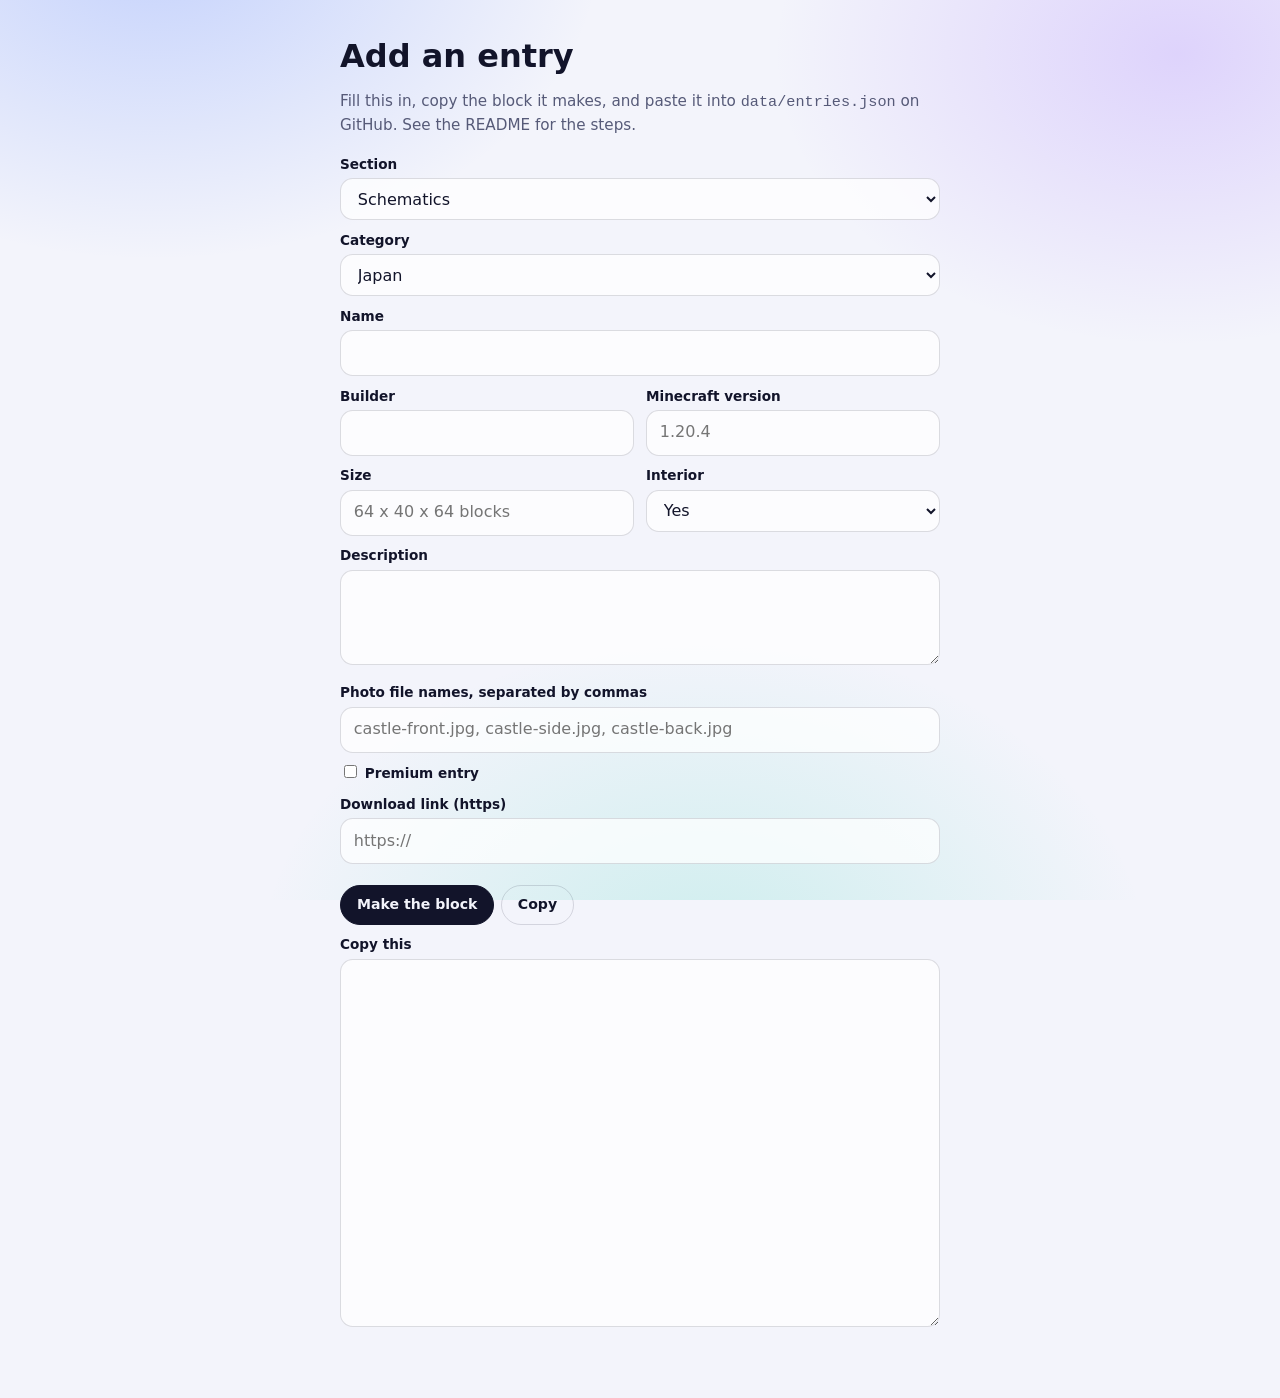
<file: add.html>
<!DOCTYPE html>
<html lang="en">
<head>
<meta charset="utf-8">
<meta name="viewport" content="width=device-width, initial-scale=1">
<title>Add an entry – Minecraft Schematic Center</title>
<link rel="stylesheet" href="style.css">
</head>
<body>
<div class="wrap" style="max-width:40rem;padding-bottom:3rem">
  <h1 style="margin:2rem 0 .5rem">Add an entry</h1>
  <p class="lede">Fill this in, copy the block it makes, and paste it into <code>data/entries.json</code> on GitHub. See the README for the steps.</p>
  <label for="type">Section</label><select id="type"><option value="schematics">Schematics</option><option value="resource-packs">Resource packs</option><option value="modpacks">Modpacks</option><option value="data-packs">Data packs</option></select>
  <label for="cat">Category</label><select id="cat"></select>
  <label for="name">Name</label><input id="name" maxlength="120">
  <div class="two"><div><label for="builder">Builder</label><input id="builder" maxlength="80"></div><div><label for="version">Minecraft version</label><input id="version" placeholder="1.20.4"></div></div>
  <div class="two"><div><label for="size">Size</label><input id="size" placeholder="64 x 40 x 64 blocks"></div><div id="intw"><label for="interior">Interior</label><select id="interior"><option>Yes</option><option>No</option><option>Partly</option></select></div></div>
  <label for="notes">Description</label><textarea id="notes" rows="3" maxlength="600"></textarea>
  <label for="photos">Photo file names, separated by commas</label><input id="photos" placeholder="castle-front.jpg, castle-side.jpg, castle-back.jpg">
  <label><input type="checkbox" id="premium" style="width:auto"> Premium entry</label>
  <div id="pw" style="display:none"><div class="two"><div><label for="price">Price</label><input id="price" placeholder="$5"></div><div><label for="buy">Buy link (https)</label><input id="buy" placeholder="https://"></div></div></div>
  <div id="lw"><label for="link">Download link (https)</label><input id="link" placeholder="https://"></div>
  <div class="acts" style="margin-top:1rem"><button type="button" class="btn main" id="make">Make the block</button><button type="button" class="btn" id="copy">Copy</button></div>
  <label for="out">Copy this</label><textarea id="out" rows="14" readonly></textarea>
  <p class="lede" id="msg" role="status"></p>
</div>
<script>
(function(){
  var PK=['PvP','Build','Old','New','Custom'];
  var CATS={schematics:['Japan','Medieval','Fantasy','Organic','Farms','Spawns','Greek','Rome','Events','Modern','Stashes','Others'],'resource-packs':PK,modpacks:PK,'data-packs':PK};
  var $=function(i){return document.getElementById(i)};
  function sync(){
    var t=$('type').value,c=$('cat');c.textContent='';
    CATS[t].forEach(function(x){var o=document.createElement('option');o.textContent=x;c.appendChild(o)});
    $('intw').style.display=t==='schematics'?'block':'none';
  }
  $('type').onchange=sync;sync();
  $('premium').onchange=function(){var p=this.checked;$('pw').style.display=p?'block':'none';$('lw').style.display=p?'none':'block'};
  $('make').onclick=function(){
    var t=$('type').value,o={type:t,cat:$('cat').value,name:$('name').value.trim(),builder:$('builder').value.trim(),version:$('version').value.trim(),size:$('size').value.trim()};
    if(t==='schematics')o.interior=$('interior').value;
    if($('notes').value.trim())o.notes=$('notes').value.trim();
    var ph=$('photos').value.split(',').map(function(s){s=s.trim();return s?(s.indexOf('images/')===0?s:'images/'+s):''}).filter(Boolean);
    o.photos=ph;
    if($('premium').checked){o.premium=true;o.price=$('price').value.trim();o.buy=$('buy').value.trim()}
    else if($('link').value.trim())o.link=$('link').value.trim();
    if(!o.name){$('msg').textContent='Add a name first.';return}
    $('out').value=JSON.stringify(o,null,2)+',';
    $('msg').textContent='Done. Remove the final comma if this is the last entry in the file.';
  };
  $('copy').onclick=function(){
    var out=$('out');out.select();
    (navigator.clipboard?navigator.clipboard.writeText(out.value):Promise.reject()).then(function(){$('msg').textContent='Copied.'},function(){document.execCommand('copy');$('msg').textContent='Copied.'});
  };
})();
</script>
</body>
</html>
</file>
<file: style.css>
:root{--bg:#f3f4fb;--ink:#12142a;--muted:#565a78;--glass:rgba(255,255,255,.72);--line:rgba(18,20,42,.14);--g1:rgba(79,124,255,.28);--g2:rgba(155,107,255,.24);--g3:rgba(47,211,181,.2);color-scheme:light}
@media (prefers-color-scheme:dark){:root{--bg:#0e1024;--ink:#f1f2ff;--muted:#a4a8cc;--glass:rgba(255,255,255,.06);--line:rgba(255,255,255,.16);--g1:rgba(79,124,255,.38);--g2:rgba(155,107,255,.32);--g3:rgba(47,211,181,.22);color-scheme:dark}}
*,*::before,*::after{box-sizing:border-box}
body{margin:0;min-height:100vh;color:var(--ink);font:400 1rem/1.55 Sora,system-ui,sans-serif;background:radial-gradient(40rem 28rem at 12% -6%,var(--g1),transparent 70%),radial-gradient(36rem 26rem at 92% 6%,var(--g2),transparent 70%),radial-gradient(40rem 30rem at 55% 108%,var(--g3),transparent 70%),var(--bg);background-attachment:fixed}
:focus-visible{outline:3px solid #4f7cff;outline-offset:3px}
.wrap{max-width:70rem;margin:0 auto;padding:0 1.25rem}
button,input,select,textarea{font:inherit;color:inherit}
nav{display:flex;align-items:center;justify-content:space-between;gap:1rem;margin-top:1.25rem;padding:.6rem .6rem .6rem 1rem;border:1px solid var(--line);background:var(--glass);backdrop-filter:blur(14px);border-radius:999px}
.brand{display:flex;align-items:center;gap:.6rem;font-weight:700;font-size:.95rem}
.logo{width:1.5rem;height:1.5rem;border-radius:.4rem;background:linear-gradient(135deg,#4f7cff,#9b6bff);position:relative}
.logo::after{content:"";position:absolute;inset:.38rem;border-radius:.1rem;background:rgba(255,255,255,.9)}
nav ul{display:flex;gap:.25rem;margin:0;padding:0;list-style:none}
nav a{display:block;padding:.45rem .8rem;border-radius:999px;color:var(--muted);text-decoration:none;font-size:.9rem;font-weight:600}
nav a:hover{background:var(--line);color:var(--ink)}
nav a.dc{display:none;background:#5865f2;color:#fff;font-weight:700;white-space:nowrap}
nav a.dc.on{display:block}
.hero{padding:4rem 0 2rem;max-width:46rem}
.hero h1{margin:0;font-size:clamp(2.6rem,8vw,5rem);line-height:1.02;letter-spacing:-.035em}
.hero p{margin:1.25rem 0 1.75rem;max-width:34rem;font-size:1.15rem;color:var(--muted)}
.search{width:100%;max-width:26rem;padding:.85rem 1.2rem;border-radius:999px;border:1px solid var(--line);background:var(--glass)}
#note{display:none;margin:0 0 1rem;padding:.8rem 1rem;border-radius:1rem;border:1px solid var(--line);background:var(--glass);color:var(--muted)}
.sec{--a:#4f7cff;margin-bottom:1.25rem;padding:1.5rem;border:1px solid var(--line);background:var(--glass);border-radius:1.5rem;scroll-margin-top:1rem}
.sec header{display:flex;align-items:center;gap:.75rem;flex-wrap:wrap}
.dot{width:.9rem;height:.9rem;border-radius:.3rem;background:var(--a);box-shadow:0 0 0 .3rem color-mix(in srgb,var(--a) 22%,transparent)}
.sec h2{margin:0;font-size:1.6rem;letter-spacing:-.02em}
.count{font-size:.85rem;font-weight:600;color:var(--muted)}
.lede{margin:.4rem 0 1rem;color:var(--muted);font-size:.95rem}
.cats{display:flex;flex-wrap:wrap;gap:.4rem;margin:0 0 1.25rem}
.cat{font-size:.85rem;font-weight:600;padding:.4rem .85rem;border-radius:999px;border:1px solid var(--line);background:transparent;cursor:pointer}
.cat:hover{border-color:var(--a)}
.cat[aria-pressed=true]{background:var(--a);border-color:var(--a);color:#0e1024}
.grid{display:grid;grid-template-columns:repeat(auto-fill,minmax(min(100%,16.5rem),1fr));gap:1rem}
.none{margin:0;padding:1rem;border:1px dashed var(--line);border-radius:1rem;color:var(--muted)}
.prem{margin-top:1.5rem;padding-top:1.2rem;border-top:1px solid var(--line)}
.prem h3{margin:0 0 .7rem;font-size:1.1rem}
.entry{display:flex;flex-direction:column;border:1px solid var(--line);border-radius:1.1rem;overflow:hidden;background:var(--glass)}
.ph{aspect-ratio:3/2;background:color-mix(in srgb,var(--a) 14%,transparent);display:grid;place-items:center;color:var(--muted);font-size:.9rem}
.ph img{width:100%;height:100%;object-fit:cover;display:block}
.thumbs{display:flex;gap:.35rem;padding:.4rem .6rem 0}
.thumbs button{width:3.2rem;height:2.2rem;padding:0;border:2px solid var(--line);border-radius:.4rem;overflow:hidden;cursor:pointer;background:none}
.thumbs button[aria-current=true]{border-color:var(--a)}
.thumbs img{width:100%;height:100%;object-fit:cover;display:block}
.body{padding:.8rem .9rem 1rem;display:flex;flex-direction:column;gap:.5rem;flex:1}
.body h3{margin:0;font-size:1.1rem}
.pill{align-self:flex-start;font-size:.75rem;font-weight:600;padding:.15rem .6rem;border-radius:999px;border:1px solid var(--a)}
dl{margin:0;display:grid;grid-template-columns:auto 1fr;gap:.2rem .8rem;font-size:.88rem}
dt{color:var(--muted)}dd{margin:0;overflow-wrap:anywhere}
.notes{margin:0;font-size:.88rem;color:var(--muted)}
.acts{display:flex;flex-wrap:wrap;gap:.4rem;margin-top:auto;padding-top:.3rem}
.btn{padding:.5rem 1rem;border-radius:999px;border:1px solid var(--line);background:transparent;font-size:.88rem;font-weight:600;cursor:pointer;text-decoration:none;color:var(--ink)}
.btn.main{background:var(--ink);color:var(--bg);border-color:var(--ink)}
label{display:block;margin:.6rem 0 .2rem;font-size:.85rem;font-weight:600}
input,select,textarea{width:100%;padding:.6rem .8rem;border-radius:.8rem;border:1px solid var(--line);background:var(--glass)}
select option{color:#12142a}
.tk{max-width:36rem}
.two{display:grid;grid-template-columns:1fr 1fr;gap:.75rem}
footer{padding:1rem 0 2.5rem;color:var(--muted);font-size:.88rem}
@media (max-width:760px){nav ul{display:none}.hero{padding-top:2.5rem}.two{grid-template-columns:1fr}}
</file>
